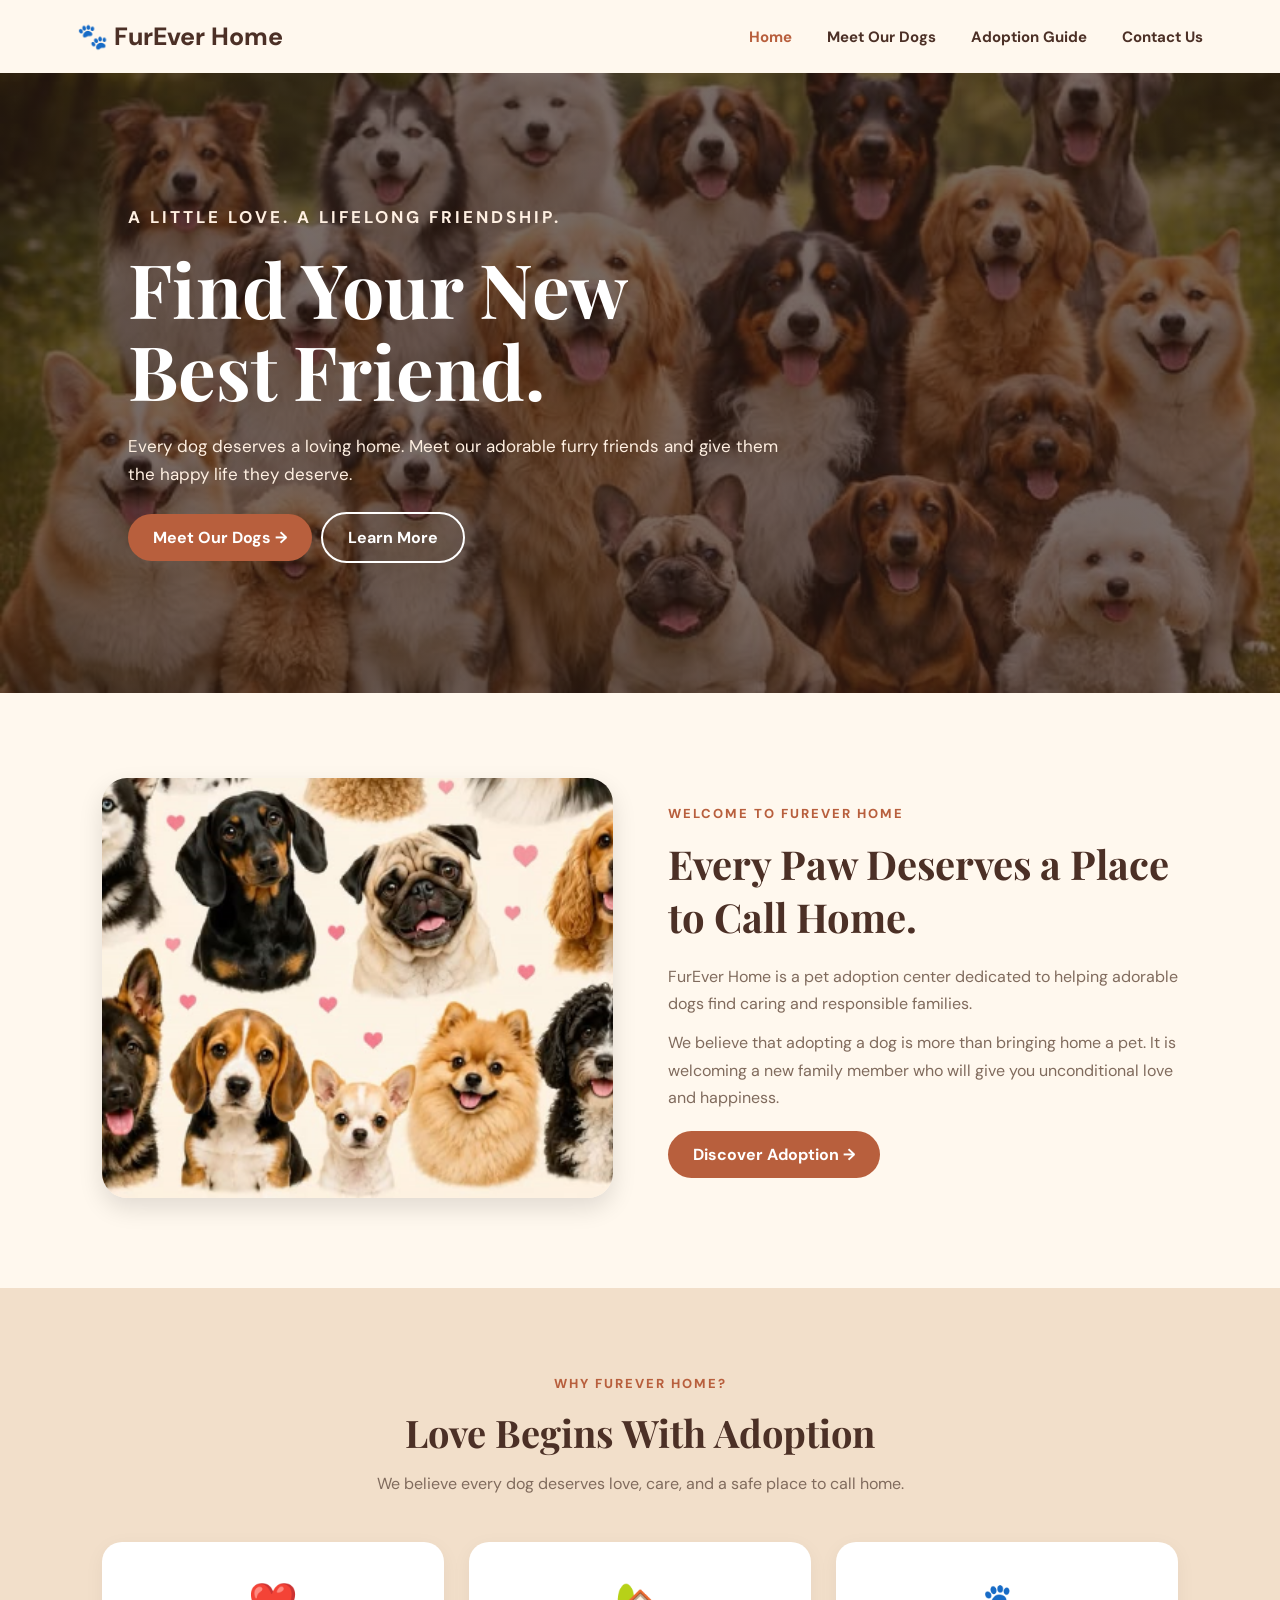
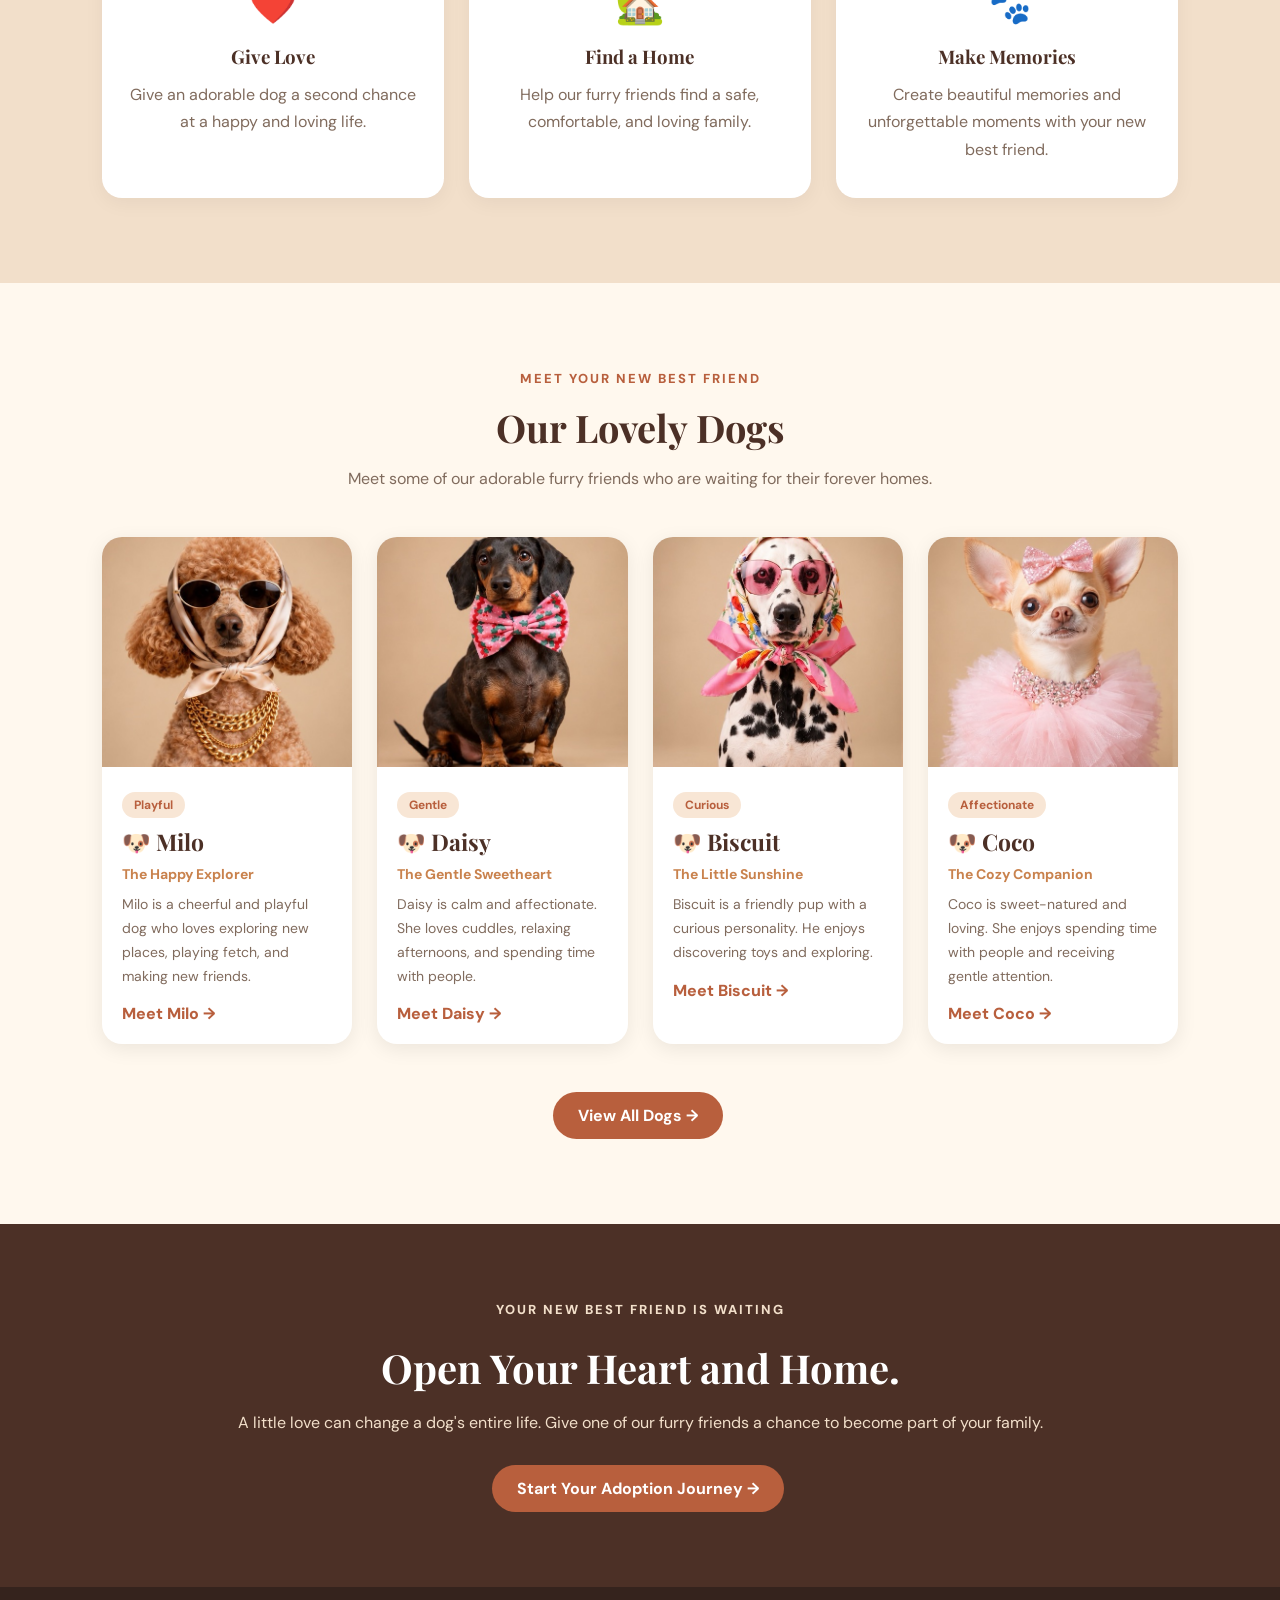
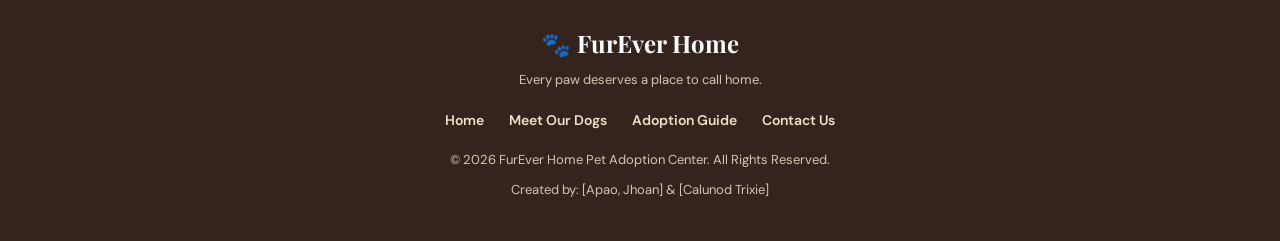
<file: index.html>
<!DOCTYPE html>
<html lang="en">

<head>
    <meta charset="UTF-8">
    <meta name="viewport" content="width=device-width, initial-scale=1.0">

    <title>FurEver Home | Pet Adoption Center</title>

    <link rel="stylesheet" href="style.css">
</head>

<body>

    <!-- ==============================
         NAVIGATION BAR
    =============================== -->
    <header>
        <nav class="navbar">

            <!-- WEBSITE LOGO -->
            <a href="index.html" class="logo">
                🐾 FurEver Home
            </a>

            <!-- MOBILE MENU BUTTON -->
            <button class="menu-toggle" onclick="toggleMenu()">
                ☰
            </button>

            <!-- NAVIGATION LINKS -->
            <ul class="nav-links" id="navLinks">

                <li>
                    <a href="index.html" class="active">
                        Home
                    </a>
                </li>

                <li>
                    <a href="dogs.html">
                        Meet Our Dogs
                    </a>
                </li>

                <li>
                    <a href="adoption.html">
                        Adoption Guide
                    </a>
                </li>

                <li>
                    <a href="adoption.html#contact">
                        Contact Us
                    </a>
                </li>

            </ul>

        </nav>
    </header>


    <!-- ==============================
         HERO / HOME SECTION
    =============================== -->
    <section class="hero">

        <div class="hero-content">

            <p class="hero-small">
                A LITTLE LOVE. A LIFELONG FRIENDSHIP.
            </p>

            <h1>
                Find Your New<br>
                Best Friend.
            </h1>

            <p>
                Every dog deserves a loving home.
                Meet our adorable furry friends and
                give them the happy life they deserve.
            </p>

            <div class="hero-buttons">

                <a href="dogs.html" class="btn">
                    Meet Our Dogs →
                </a>

                <a href="adoption.html" class="btn btn-outline">
                    Learn More
                </a>

            </div>

        </div>

    </section>


    <!-- ==============================
         ABOUT US SECTION
    =============================== -->
    <section class="about section">

        <!-- ABOUT IMAGE -->
        <div class="about-image">

            <img src="16.png" alt="A lovable dog">

        </div>

        <!-- ABOUT CONTENT -->
        <div class="about-text">

            <p class="subtitle">
                WELCOME TO FUREVER HOME
            </p>

            <h2>
                Every Paw Deserves a Place to Call Home.
            </h2>

            <p>
                FurEver Home is a pet adoption center dedicated
                to helping adorable dogs find caring and
                responsible families.
            </p>

            <p>
                We believe that adopting a dog is more than
                bringing home a pet. It is welcoming a new
                family member who will give you unconditional
                love and happiness.
            </p>

            <a href="adoption.html" class="btn">
                Discover Adoption →
            </a>

        </div>

    </section>


    <!-- ==============================
         WHY CHOOSE US SECTION
    =============================== -->
    <section class="why-us section">

        <div class="section-title">

            <p class="subtitle">
                WHY FUREVER HOME?
            </p>

            <h2>
                Love Begins With Adoption
            </h2>

            <p>
                We believe every dog deserves love,
                care, and a safe place to call home.
            </p>

        </div>


        <div class="features">

            <!-- FEATURE 1 -->
            <div class="feature-card">

                <span>❤️</span>

                <h3>
                    Give Love
                </h3>

                <p>
                    Give an adorable dog a second chance
                    at a happy and loving life.
                </p>

            </div>


            <!-- FEATURE 2 -->
            <div class="feature-card">

                <span>🏡</span>

                <h3>
                    Find a Home
                </h3>

                <p>
                    Help our furry friends find a safe,
                    comfortable, and loving family.
                </p>

            </div>


            <!-- FEATURE 3 -->
            <div class="feature-card">

                <span>🐾</span>

                <h3>
                    Make Memories
                </h3>

                <p>
                    Create beautiful memories and
                    unforgettable moments with your
                    new best friend.
                </p>

            </div>

        </div>

    </section>


    <!-- ==============================
         FEATURED DOGS SECTION
    =============================== -->
    <section class="featured section">

        <div class="section-title">

            <p class="subtitle">
                MEET YOUR NEW BEST FRIEND
            </p>

            <h2>
                Our Lovely Dogs
            </h2>

            <p>
                Meet some of our adorable furry friends
                who are waiting for their forever homes.
            </p>

        </div>


        <div class="dog-grid">

            <!-- DOG 1: MILO -->
            <div class="dog-card">

                <img src="1.jpg" alt="Milo the dog">

                <div class="dog-info">

                    <span class="tag">Playful</span>

                    <h3>
                        🐶 Milo
                    </h3>

                    <h4>
                        The Happy Explorer
                    </h4>

                    <p>
                        Milo is a cheerful and playful dog
                        who loves exploring new places,
                        playing fetch, and making new friends.
                    </p>

                    <a href="dogs.html">
                        Meet Milo →
                    </a>

                </div>

            </div>


            <!-- DOG 2: DAISY -->
            <div class="dog-card">

                <img src="2.jpg" alt="Daisy the dog">

                <div class="dog-info">

                    <span class="tag">Gentle</span>

                    <h3>
                        🐶 Daisy
                    </h3>

                    <h4>
                        The Gentle Sweetheart
                    </h4>

                    <p>
                        Daisy is calm and affectionate.
                        She loves cuddles, relaxing afternoons,
                        and spending time with people.
                    </p>

                    <a href="dogs.html">
                        Meet Daisy →
                    </a>

                </div>

            </div>


            <!-- DOG 3: BISCUIT -->
            <div class="dog-card">

                <img src="3.jpg" alt="Biscuit the dog">

                <div class="dog-info">

                    <span class="tag">Curious</span>

                    <h3>
                        🐶 Biscuit
                    </h3>

                    <h4>
                        The Little Sunshine
                    </h4>

                    <p>
                        Biscuit is a friendly pup with
                        a curious personality. He enjoys
                        discovering toys and exploring.
                    </p>

                    <a href="dogs.html">
                        Meet Biscuit →
                    </a>

                </div>

            </div>


            <!-- DOG 4: COCO -->
            <div class="dog-card">

                <img src="4.jpg" alt="Coco the dog">

                <div class="dog-info">

                    <span class="tag">Affectionate</span>

                    <h3>
                        🐶 Coco
                    </h3>

                    <h4>
                        The Cozy Companion
                    </h4>

                    <p>
                        Coco is sweet-natured and loving.
                        She enjoys spending time with people
                        and receiving gentle attention.
                    </p>

                    <a href="dogs.html">
                        Meet Coco →
                    </a>

                </div>

            </div>

        </div>


        <!-- VIEW ALL DOGS BUTTON -->
        <div class="center">

            <a href="dogs.html" class="btn">
                View All Dogs →
            </a>

        </div>

    </section>


    <!-- ==============================
         ADOPTION CALL TO ACTION
    =============================== -->
    <section class="adopt-banner">

        <div class="adopt-content">

            <p class="subtitle">
                YOUR NEW BEST FRIEND IS WAITING
            </p>

            <h2>
                Open Your Heart and Home.
            </h2>

            <p>
                A little love can change a dog's entire life.
                Give one of our furry friends a chance to
                become part of your family.
            </p>

            <a href="adoption.html" class="btn">
                Start Your Adoption Journey →
            </a>

        </div>

    </section>


    <!-- ==============================
         FOOTER SECTION
    =============================== -->
    <footer>

        <h2>
            🐾 FurEver Home
        </h2>

        <p>
            Every paw deserves a place to call home.
        </p>

        <!-- FOOTER NAVIGATION -->
        <div class="footer-links">

            <a href="index.html">
                Home
            </a>

            <a href="dogs.html">
                Meet Our Dogs
            </a>

            <a href="adoption.html">
                Adoption Guide
            </a>

            <a href="adoption.html#contact">
                Contact Us
            </a>

        </div>

        <p>
            © 2026 FurEver Home Pet Adoption Center.
            All Rights Reserved.
        </p>

        <p>
            Created by: [Apao, Jhoan] & [Calunod Trixie]
        </p>

    </footer>


    <!-- JAVASCRIPT -->
    <script src="script.js"></script>

</body>
</html>
</file>
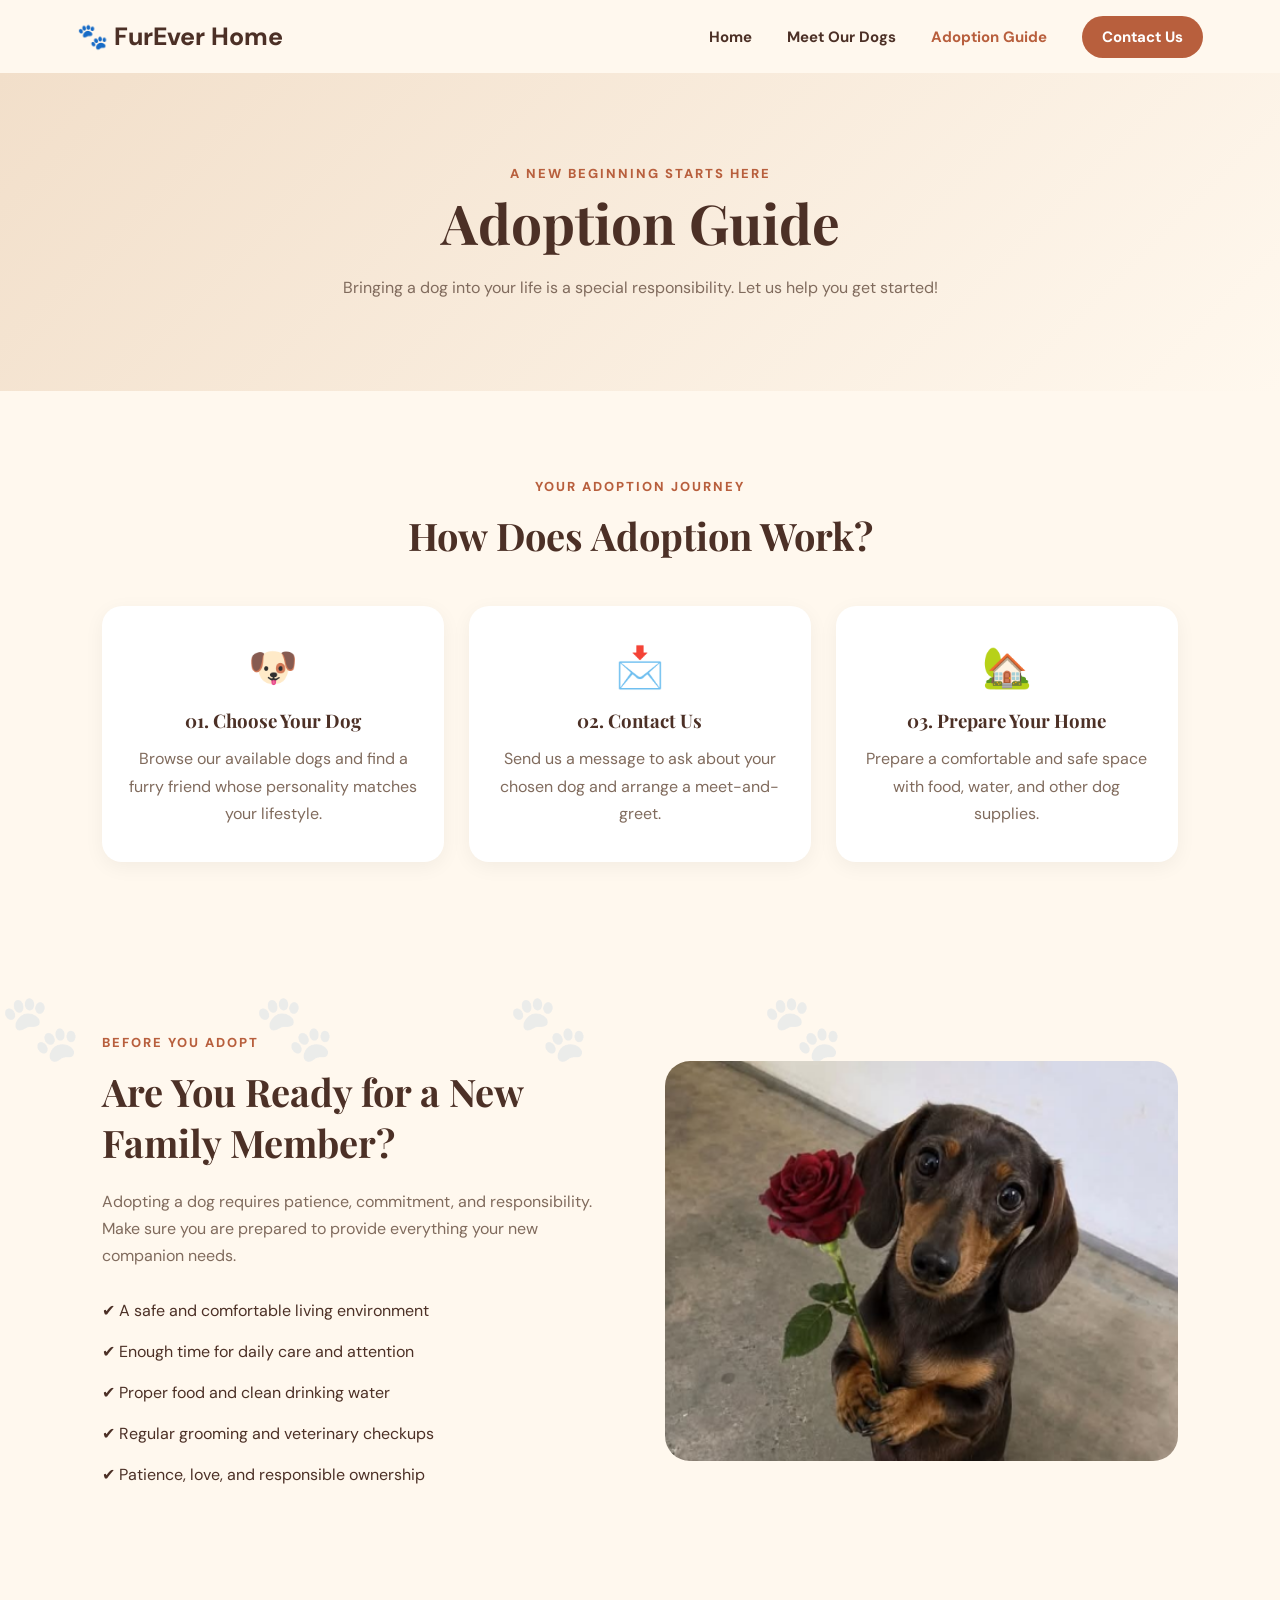
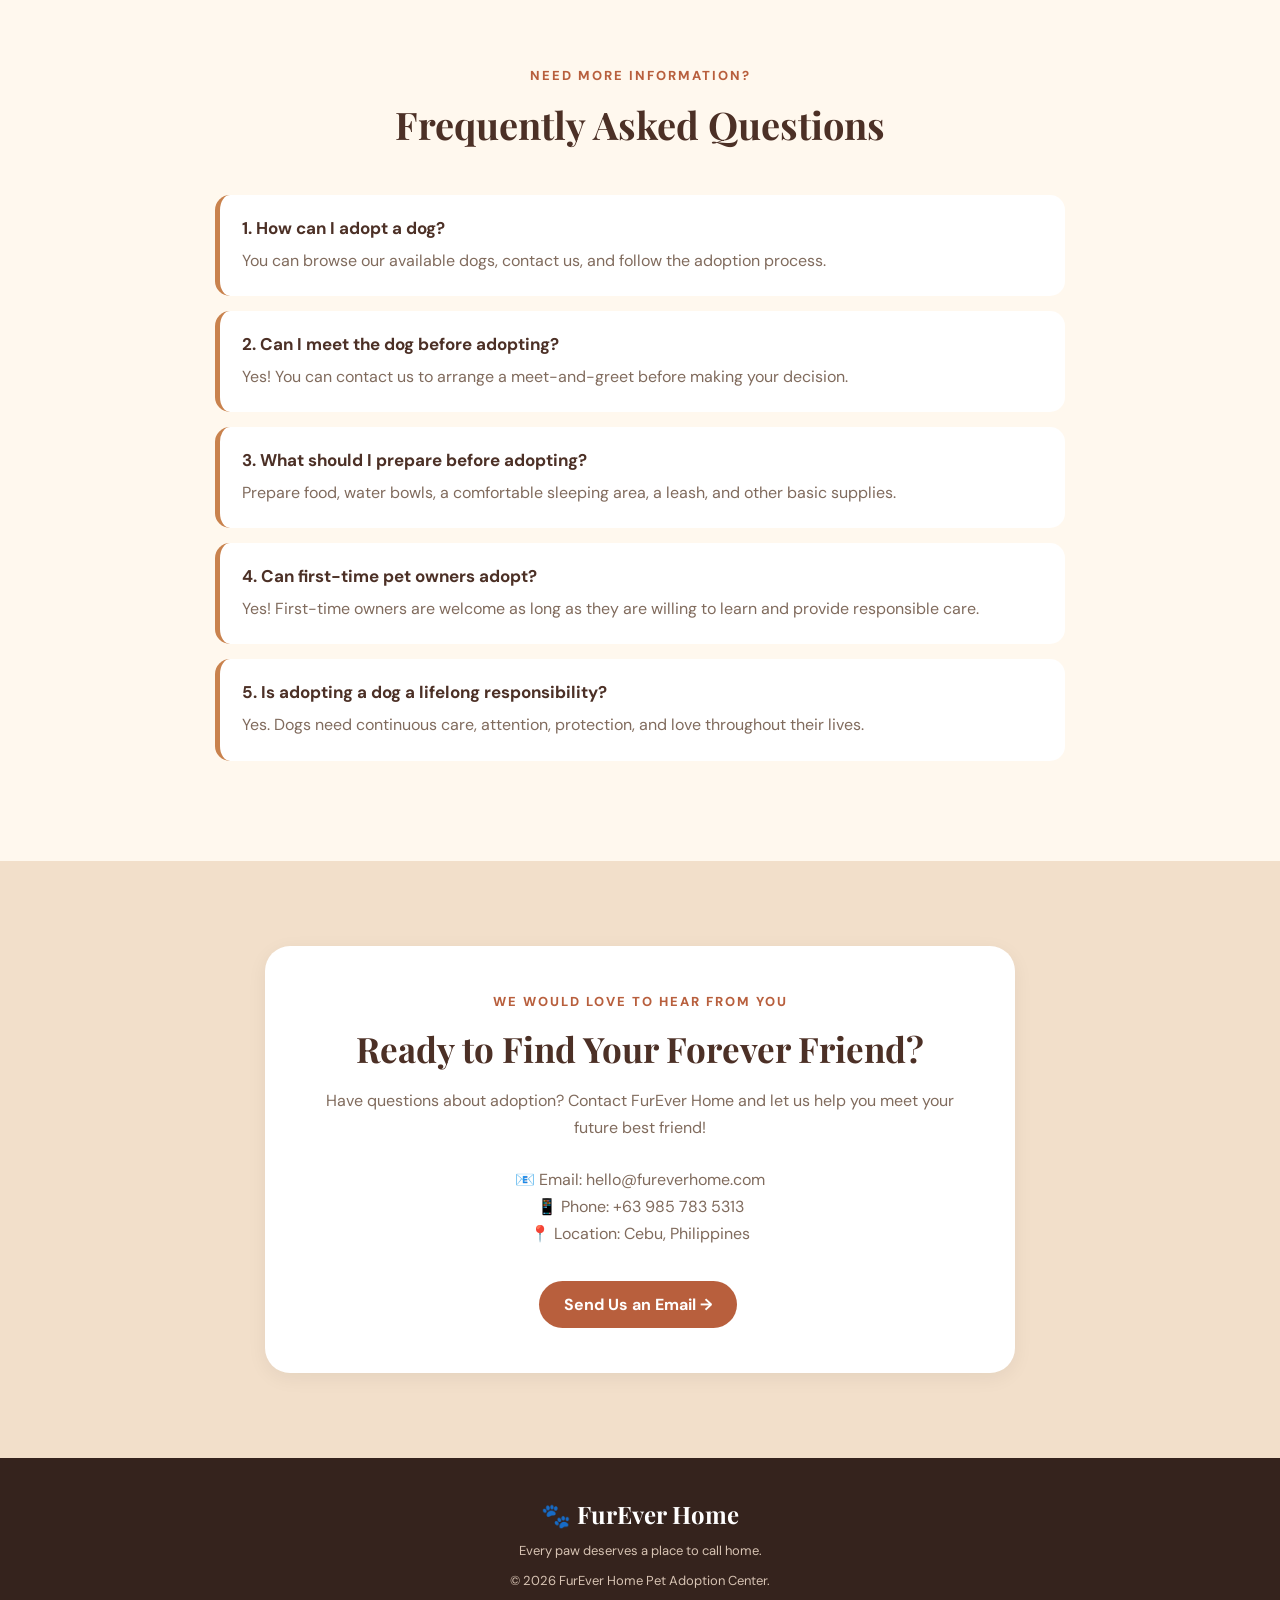
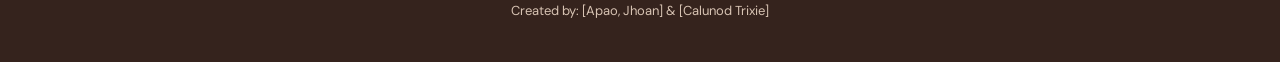
<file: adoption.html>
<!DOCTYPE html>
<html lang="en">
<head>
    <meta charset="UTF-8">
    <meta name="viewport" content="width=device-width, initial-scale=1.0">
    <title>Adoption Guide | FurEver Home</title>
    <link rel="stylesheet" href="style.css">
</head>
<body>

    <header>
        <nav class="navbar">
            <a href="index.html" class="logo">🐾 FurEver Home</a>

            <button class="menu-toggle" onclick="toggleMenu()">☰</button>

            <ul class="nav-links" id="navLinks">
                <li><a href="index.html">Home</a></li>
                <li><a href="dogs.html">Meet Our Dogs</a></li>
                <li><a href="adoption.html" class="active">Adoption Guide</a></li>
                <li><a href="#contact" class="nav-button">Contact Us</a></li>
            </ul>
        </nav>
    </header>

    <!-- PAGE INTRODUCTION -->
    <section class="page-banner">
        <p class="subtitle">A NEW BEGINNING STARTS HERE</p>
        <h1>Adoption Guide</h1>
        <p>
            Bringing a dog into your life is a special
            responsibility. Let us help you get started!
        </p>
    </section>

    <!-- ADOPTION PROCESS -->
    <section class="section">
        <div class="section-title">
            <p class="subtitle">YOUR ADOPTION JOURNEY</p>
            <h2>How Does Adoption Work?</h2>
        </div>

        <div class="features">

            <div class="feature-card">
                <span>🐶</span>
                <h3>01. Choose Your Dog</h3>
                <p>
                    Browse our available dogs and find a
                    furry friend whose personality matches
                    your lifestyle.
                </p>
            </div>

            <div class="feature-card">
                <span>📩</span>
                <h3>02. Contact Us</h3>
                <p>
                    Send us a message to ask about your
                    chosen dog and arrange a meet-and-greet.
                </p>
            </div>

            <div class="feature-card">
                <span>🏡</span>
                <h3>03. Prepare Your Home</h3>
                <p>
                    Prepare a comfortable and safe space
                    with food, water, and other dog supplies.
                </p>
            </div>
        </div>
    </section>

    <!-- REQUIREMENTS -->
   <section class="requirements section paw-background">
        <div class="requirements-content">
            <p class="subtitle">BEFORE YOU ADOPT</p>
            <h2>Are You Ready for a New Family Member?</h2>

            <p>
                Adopting a dog requires patience, commitment,
                and responsibility. Make sure you are prepared
                to provide everything your new companion needs.
            </p>

            <ul>
                <li>✔ A safe and comfortable living environment</li>
                <li>✔ Enough time for daily care and attention</li>
                <li>✔ Proper food and clean drinking water</li>
                <li>✔ Regular grooming and veterinary checkups</li>
                <li>✔ Patience, love, and responsible ownership</li>
            </ul>
        </div>

        <div class="requirements-image">
            <img src="13.png" alt="A dog ready for a loving home">
        </div>
    </section>

    <!-- FAQ -->
    <section class="faq section">
        <div class="section-title">
            <p class="subtitle">NEED MORE INFORMATION?</p>
            <h2>Frequently Asked Questions</h2>
        </div>

        <div class="faq-container">

            <div class="faq-item">
                <h3>1. How can I adopt a dog?</h3>
                <p>
                    You can browse our available dogs, contact
                    us, and follow the adoption process.
                </p>
            </div>

            <div class="faq-item">
                <h3>2. Can I meet the dog before adopting?</h3>
                <p>
                    Yes! You can contact us to arrange a
                    meet-and-greet before making your decision.
                </p>
            </div>

            <div class="faq-item">
                <h3>3. What should I prepare before adopting?</h3>
                <p>
                    Prepare food, water bowls, a comfortable
                    sleeping area, a leash, and other basic supplies.
                </p>
            </div>

            <div class="faq-item">
                <h3>4. Can first-time pet owners adopt?</h3>
                <p>
                    Yes! First-time owners are welcome as long
                    as they are willing to learn and provide
                    responsible care.
                </p>
            </div>

            <div class="faq-item">
                <h3>5. Is adopting a dog a lifelong responsibility?</h3>
                <p>
                    Yes. Dogs need continuous care, attention,
                    protection, and love throughout their lives.
                </p>
            </div>

        </div>
    </section>

    <!-- CONTACT -->
    <section class="contact section" id="contact">
        <div class="contact-box">
            <p class="subtitle">WE WOULD LOVE TO HEAR FROM YOU</p>

            <h2>Ready to Find Your Forever Friend?</h2>

            <p>
                Have questions about adoption?
                Contact FurEver Home and let us help
                you meet your future best friend!
            </p>

            <div class="contact-details">
                <p>📧 Email: hello@fureverhome.com</p>
                <p>📱 Phone: +63 985 783 5313</p>
                <p>📍 Location: Cebu, Philippines</p>
            </div>

            <a href="mailto:hello@fureverhome.com" class="btn">
                Send Us an Email →
            </a>
        </div>
    </section>

    <footer>
        <h2>🐾 FurEver Home</h2>
        <p>Every paw deserves a place to call home.</p>
        <p>© 2026 FurEver Home Pet Adoption Center.</p>
        <p>Created by: [Apao, Jhoan] & [Calunod Trixie]</p>
    </footer>

    <script src="script.js"></script>
</body>
</html>
</file>
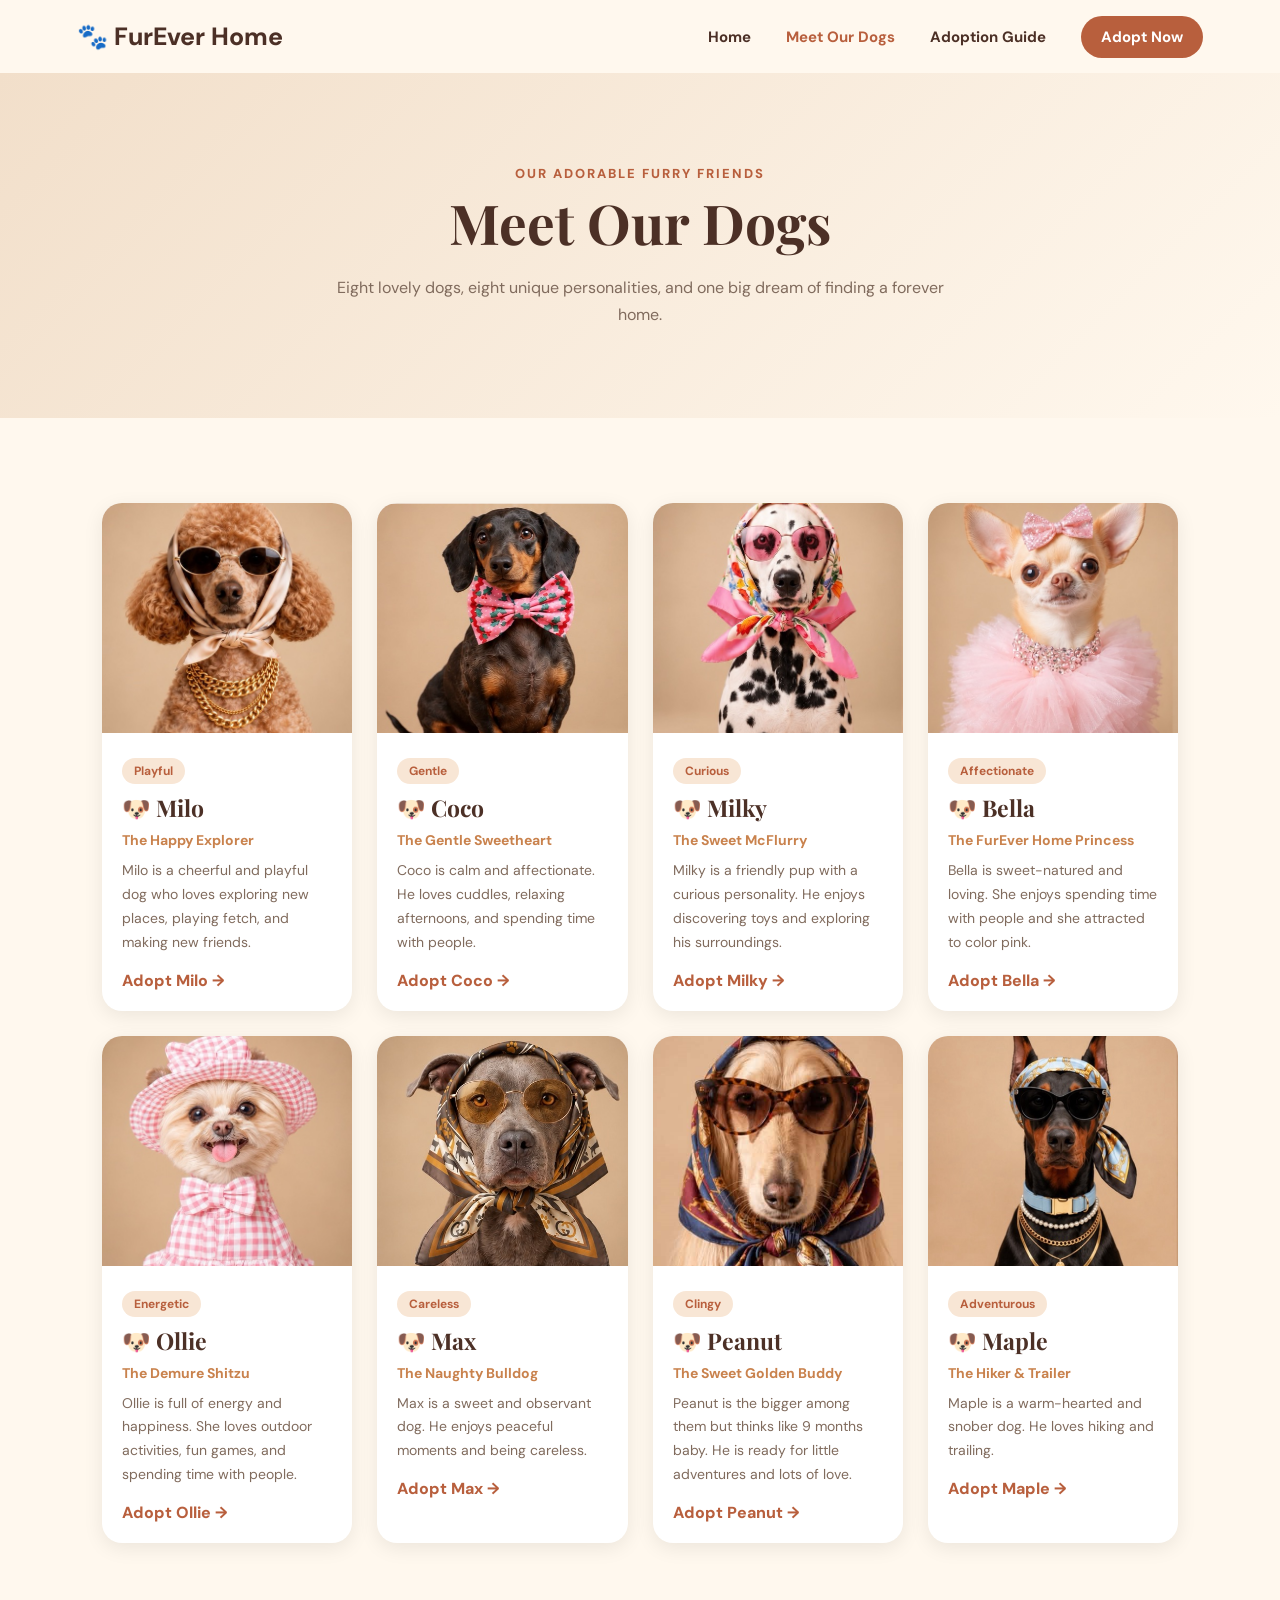
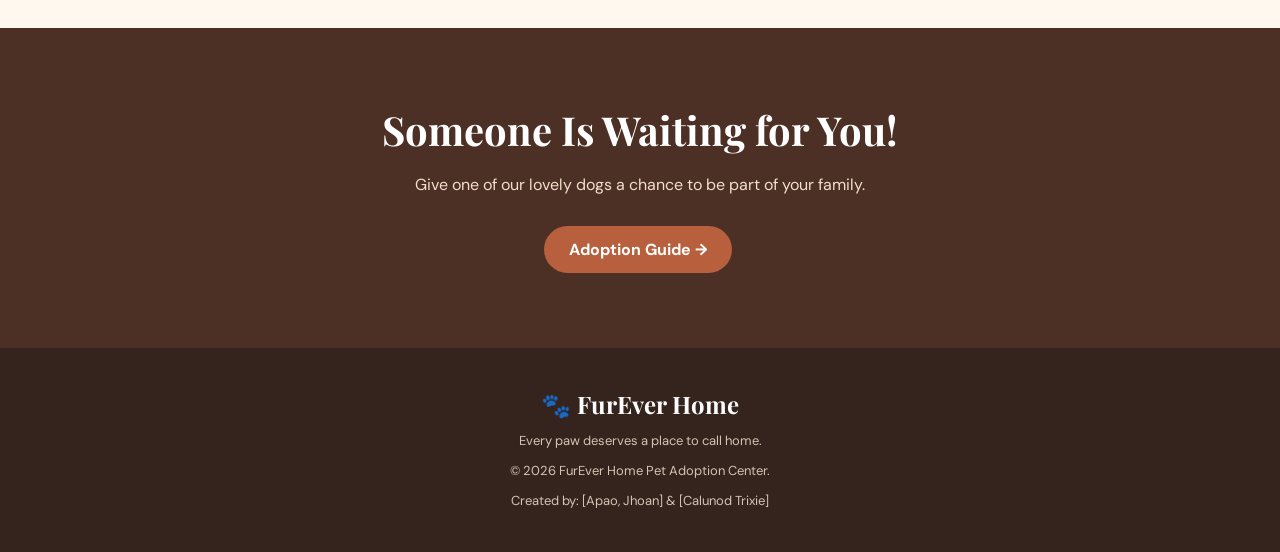
<file: dogs.html>
<!DOCTYPE html>
<html lang="en">
<head>
    <meta charset="UTF-8">
    <meta name="viewport" content="width=device-width, initial-scale=1.0">
    <title>Meet Our Dogs | FurEver Home</title>
    <link rel="stylesheet" href="style.css">
</head>
<body>

    <header>
        <nav class="navbar">
            <a href="index.html" class="logo">🐾 FurEver Home</a>

            <button class="menu-toggle" onclick="toggleMenu()">☰</button>

            <ul class="nav-links" id="navLinks">
                <li><a href="index.html">Home</a></li>
                <li><a href="dogs.html" class="active">Meet Our Dogs</a></li>
                <li><a href="adoption.html">Adoption Guide</a></li>
                <li><a href="adoption.html#contact" class="nav-button">Adopt Now</a></li>
            </ul>
        </nav>
    </header>

    <!-- PAGE INTRODUCTION -->
    <section class="page-banner">
        <p class="subtitle">OUR ADORABLE FURRY FRIENDS</p>
        <h1>Meet Our Dogs</h1>
        <p>
            Eight lovely dogs, eight unique personalities,
            and one big dream of finding a forever home.
        </p>
    </section>

    <!-- DOG PROFILES -->
    <section class="section dogs-section">

        <div class="dog-grid">

            <!-- DOG 1 -->
            <div class="dog-card">
                <img src="1.jpg" alt="Milo the dog">
                <div class="dog-info">
                    <span class="tag">Playful</span>
                    <h3>🐶 Milo</h3>
                    <h4>The Happy Explorer</h4>
                    <p>
                        Milo is a cheerful and playful dog who
                        loves exploring new places, playing fetch,
                        and making new friends.
                    </p>
                    <a href="adoption.html#contact" class="text-link">
                        Adopt Milo →
                    </a>
                </div>
            </div>

            <!-- DOG 2 -->
            <div class="dog-card">
                <img src="14.png" alt="Coco the dog">
                <div class="dog-info">
                    <span class="tag">Gentle</span>
                    <h3>🐶 Coco</h3>
                    <h4>The Gentle Sweetheart</h4>
                    <p>
                        Coco is calm and affectionate. He loves
                        cuddles, relaxing afternoons, and spending
                        time with people.
                    </p>
                    <a href="adoption.html#contact" class="text-link">
                        Adopt Coco →
                    </a>
                </div>
            </div>

            <!-- DOG 3 -->
            <div class="dog-card">
                <img src="3.jpg" alt="Milky the dog">
                <div class="dog-info">
                    <span class="tag">Curious</span>
                    <h3>🐶 Milky</h3>
                    <h4>The Sweet McFlurry </h4>
                    <p>
                        Milky is a friendly pup with a curious
                        personality. He enjoys discovering toys
                        and exploring his surroundings.
                    </p>
                    <a href="adoption.html#contact" class="text-link">
                        Adopt Milky →
                    </a>
                </div>
            </div>

            <!-- DOG 4 -->
            <div class="dog-card">
                <img src="4.jpg" alt="Coco the dog">
                <div class="dog-info">
                    <span class="tag">Affectionate</span>
                    <h3>🐶 Bella</h3>
                    <h4>The FurEver Home Princess</h4>
                    <p>
                       Bella is sweet-natured and loving.
                        She enjoys spending time with people
                        and she attracted to color pink.
                    </p>
                    <a href="adoption.html#contact" class="text-link">
                        Adopt Bella →
                    </a>
                </div>
            </div>

            <!-- DOG 5 -->
            <div class="dog-card">
                <img src="5.jpg" alt="Ollie the dog">
                <div class="dog-info">
                    <span class="tag">Energetic</span>
                    <h3>🐶 Ollie</h3>
                    <h4>The Demure Shitzu</h4>
                    <p>
                        Ollie is full of energy and happiness.
                        She loves outdoor activities, fun games,
                        and spending time with people.
                    </p>
                    <a href="adoption.html#contact" class="text-link">
                        Adopt Ollie →
                    </a>
                </div>
            </div>

            <!-- DOG 6 -->
            <div class="dog-card">
                <img src="6.jpg" alt="Luna the dog">
                <div class="dog-info">
                    <span class="tag">Careless</span>
                    <h3>🐶 Max</h3>
                    <h4>The Naughty Bulldog</h4>
                    
                    <p>
                        Max is a sweet and observant dog.
                        He enjoys peaceful moments and being
                         careless.
                    </p>
                    <a href="adoption.html#contact" class="text-link">
                        Adopt Max →
                    </a>
                </div>
            </div>

            <!-- DOG 7 -->
            <div class="dog-card">
                <img src="7.png" alt="Peanut the dog">
                <div class="dog-info">
                    <span class="tag">Clingy</span>
                    <h3>🐶 Peanut</h3>
                    <h4>The Sweet Golden Buddy</h4>
                    <p>
                        Peanut is the bigger among them but thinks like 9 months baby.
                        He is ready for little
                        adventures and lots of love.
                    </p>
                    <a href="adoption.html#contact" class="text-link">
                        Adopt Peanut →
                    </a>
                </div>
            </div>

            <!-- DOG 8 -->
            <div class="dog-card">
                <img src="8.png" alt="Maple the dog">
                <div class="dog-info">
                    <span class="tag">Adventurous</span>
                    <h3>🐶 Maple</h3>
                    <h4>The Hiker & Trailer</h4>
                    <p>
                        Maple is a warm-hearted and snober dog.
                        He loves hiking and trailing.
                    </p>
                    <a href="adoption.html#contact" class="text-link">
                        Adopt Maple →
                    </a>
                </div>
            </div>

        </div>

    </section>

    <!-- BOTTOM BANNER -->
    <section class="adopt-banner">
        <h2>Someone Is Waiting for You!</h2>
        <p>Give one of our lovely dogs a chance to be part of your family.</p>
        <a href="adoption.html" class="btn">Adoption Guide →</a>
    </section>

    <footer>
        <h2>🐾 FurEver Home</h2>
        <p>Every paw deserves a place to call home.</p>
        <p>© 2026 FurEver Home Pet Adoption Center.</p>
        <p>Created by: [Apao, Jhoan] & [Calunod Trixie]</p>
    </footer>

    <script src="script.js"></script>
</body>
</html>
</file>
<file: style.css>
/* ========================================
   GOOGLE FONTS
======================================== */
@import url('https://fonts.googleapis.com/css2?family=DM+Sans:wght@400;500;600;700;800&family=Playfair+Display:wght@600;700;800&display=swap');


/* ========================================
   COLOR PALETTE
======================================== */
:root {
    --cream: #FFF8EE;
    --white: #FFFFFF;
    --brown: #4C3026;
    --caramel: #C9824D;
    --orange: #B85F3D;
    --light-brown: #F2DFCA;
    --gray: #806B5D;
}


/* ========================================
   GENERAL SETTINGS
======================================== */
* {
    margin: 0;
    padding: 0;
    box-sizing: border-box;
    scroll-behavior: smooth;
}

body {
    font-family: 'DM Sans', sans-serif;
    background: var(--cream);
    color: var(--brown);
}

h1, h2, h3 {
    font-family: 'Playfair Display', serif;
}

p {
    line-height: 1.7;
    color: var(--gray);
}

a {
    text-decoration: none;
}



/* NAVIGATION BAR */
.navbar {
    display: flex;
    align-items: center;
    justify-content: space-between;
    width: 100%;
    padding: 20px 6%;
    background-color: #FFF8EE;
}

.logo {
    font-size: 25px;
    font-weight: bold;
    color: #4C3026;
    text-decoration: none;
    white-space: nowrap;
}

.nav-links {
    display: flex;
    align-items: center;
    justify-content: flex-end;
    gap: 35px;
    list-style: none;
    margin-left: auto;
    padding: 0;
}

.nav-links a {
    text-decoration: none;
    color: #4C3026;
    font-weight: 600;
    transition: color 0.3s ease;
}

.nav-links a:hover,
.nav-links a.active {
    color: #C9824D;
}

.menu-toggle {
    display: none;
}


/* WEBSITE LOGO */
.logo {
    font-size: 25px;
    font-weight: 800;
    color: var(--brown);
    white-space: nowrap;
    margin-right: 0;
}

/* NAVIGATION LINKS */
.nav-links {
    display: flex;
    align-items: center;
    justify-content: flex-start;
    gap: 35px;
    list-style: none;
    margin: 0;
    padding: 0;
}

.nav-links a {
    color: var(--brown);
    font-weight: 700;
    font-size: 15px;
    transition: 0.3s;
}

.nav-links a:hover,
.nav-links a.active {
    color: var(--orange);
}

.nav-links .nav-button {
    background: var(--orange);
    color: white;
    padding: 11px 20px;
    border-radius: 30px;
}

.nav-button:hover {
    background: var(--brown);
}

.menu-toggle {
    display: none;
    font-size: 25px;
    border: none;
    background: transparent;
    cursor: pointer;
    color: var(--brown);
}


/* ========================================
   BUTTONS
======================================== */
.btn {
    display: inline-block;
    background: var(--orange);
    color: white;
    padding: 13px 25px;
    border-radius: 30px;
    font-weight: 700;
    margin: 8px 5px 0 0;
    transition: 0.3s;
}

.btn:hover {
    background: var(--brown);
    transform: translateY(-3px);
}

.btn-outline {
    background: transparent;
    border: 2px solid white;
    color: white;
}

.btn-outline:hover {
    background: white;
    color: var(--brown);
}


/* ========================================
   HOME HERO SECTION
======================================== */
.hero {
    min-height: 620px;
    display: flex;
    align-items: center;
    padding: 80px 10%;
    color: white;

    background:
        linear-gradient(
            rgba(45, 27, 20, 0.65),
            rgba(45, 27, 20, 0.65)
        ),
        url("00.jpg") center/cover no-repeat;

    animation: fadeIn 1.2s ease;
}

.hero-content {
    max-width: 650px;
}

.hero-small {
    color: #F5C99F;
    letter-spacing: 3px;
    font-size: 13px;
    font-weight: bold;
    margin-bottom: 20px;
}

.hero h1 {
    font-size: clamp(45px, 7vw, 75px);
    line-height: 1.1;
    margin-bottom: 20px;
    color: white;
}

.hero p {
    color: #FFF0E2;
    font-size: 17px;
    margin-bottom: 15px;
}


/* ========================================
   GENERAL SECTIONS
======================================== */
.section {
    padding: 85px 8%;
}

.subtitle {
    color: var(--orange);
    font-size: 13px;
    font-weight: 800;
    letter-spacing: 2px;
    margin-bottom: 12px;
}

.section-title {
    text-align: center;
    margin-bottom: 45px;
}

.section-title h2 {
    font-size: 38px;
    margin-bottom: 12px;
}


/* ========================================
   ABOUT SECTION
======================================== */
.about {
    display: grid;
    grid-template-columns: 1fr 1fr;
    gap: 55px;
    align-items: center;
}

.about-image img {
    width: 100%;
    height: 420px;
    object-fit: cover;
    border-radius: 25px;
    box-shadow: 0 10px 25px rgba(0,0,0,0.12);
    transition: 0.4s;
}

.about-image img:hover {
    transform: scale(1.02);
}

.about-text h2 {
    font-size: 40px;
    margin-bottom: 20px;
}

.about-text p {
    margin-bottom: 12px;
}


/* ========================================
   WHY CHOOSE US
======================================== */
.why-us {
    background: var(--light-brown);
}

.features {
    display: grid;
    grid-template-columns: repeat(3, 1fr);
    gap: 25px;
    max-width: 1200px;
    margin: auto;
}

.feature-card {
    background: white;
    padding: 35px 25px;
    border-radius: 20px;
    text-align: center;
    box-shadow: 0 5px 20px rgba(0,0,0,0.05);
    transition: 0.3s;
}

.feature-card:hover {
    transform: translateY(-8px);
    box-shadow: 0 12px 25px rgba(76,48,38,0.12);
}

.feature-card span {
    font-size: 40px;
    display: block;
    margin-bottom: 15px;
}

.feature-card h3 {
    margin-bottom: 12px;
}


/* ========================================
   FEATURED DOG CARDS
======================================== */
.featured {
    background: var(--cream);
}

.dog-grid {
    display: grid;
    grid-template-columns: repeat(4, 1fr);
    gap: 25px;
    max-width: 1250px;
    margin: auto;
}

.dog-card {
    background: white;
    border-radius: 20px;
    overflow: hidden;
    box-shadow: 0 5px 20px rgba(0,0,0,0.08);
    transition: 0.3s;
}

.dog-card:hover {
    transform: translateY(-10px);
    box-shadow: 0 12px 30px rgba(76,48,38,0.15);
}

.dog-card img {
    width: 100%;
    height: 230px;
    object-fit: cover;
}

.dog-info {
    padding: 20px;
}

.dog-info h3 {
    font-size: 23px;
    margin: 8px 0;
}

.dog-info h4 {
    color: var(--caramel);
    font-size: 14px;
    margin-bottom: 10px;
}

.dog-info p {
    font-size: 14px;
    margin-bottom: 15px;
}

.dog-info a {
    color: var(--orange);
    font-weight: 800;
}

.dog-info a:hover {
    color: var(--brown);
}

.tag {
    display: inline-block;
    padding: 5px 12px;
    border-radius: 20px;
    background: #F8E6D5;
    color: var(--orange);
    font-size: 12px;
    font-weight: bold;
}

.center {
    text-align: center;
    margin-top: 40px;
}


/* ========================================
   PAGE BANNER
======================================== */
.page-banner {
    text-align: center;
    padding: 90px 10%;
    background: linear-gradient(135deg, #F2DFCA, #FFF8EE);
}

.page-banner h1 {
    font-size: 55px;
    margin-bottom: 15px;
}

.page-banner p {
    max-width: 650px;
    margin: auto;
}


/* ========================================
   MEET OUR DOGS PAGE
======================================== */
.dogs-section {
    background: var(--cream);
}


/* ========================================
   ADOPTION BANNER
======================================== */
.adopt-banner {
    background: var(--brown);
    color: white;
    text-align: center;
    padding: 75px 10%;
}

.adopt-banner h2 {
    color: white;
    font-size: 40px;
    margin-bottom: 15px;
}

.adopt-banner p {
    color: #F2DFCA;
    margin-bottom: 20px;
}


/* ========================================
   ADOPTION REQUIREMENTS
======================================== */
.requirements {
    display: grid;
    grid-template-columns: 1fr 1fr;
    gap: 50px;
    align-items: center;
    background: var(--light-brown);
}

.requirements-content h2 {
    font-size: 38px;
    margin-bottom: 20px;
}

.requirements-content ul {
    list-style: none;
    margin-top: 20px;
}

.requirements-content li {
    padding: 10px 0;
    color: var(--brown);
}

.requirements-image img {
    width: 100%;
    height: 400px;
    object-fit: cover;
    border-radius: 25px;
}


/* ========================================
   FAQ SECTION
======================================== */
.faq {
    background: var(--cream);
}

.faq-container {
    max-width: 850px;
    margin: auto;
}

.faq-item {
    background: white;
    padding: 22px;
    margin-bottom: 15px;
    border-radius: 15px;
    border-left: 5px solid var(--caramel);
}

.faq-item h3 {
    font-family: 'DM Sans', sans-serif;
    font-size: 17px;
    margin-bottom: 8px;
}


/* ========================================
   ANIMATED PAW BACKGROUND
   Add class="paw-background" to the
   Adoption Guide page main section.
======================================== */
.paw-background {
    position: relative;
    overflow: hidden;
    isolation: isolate;
    background-color: var(--cream);
}

.paw-background::before {
    content: "🐾     🐾       🐾       🐾";
    position: absolute;
    inset: 0;
    z-index: -1;
    font-size: 65px;
    line-height: 2.5;
    letter-spacing: 65px;
    word-spacing: 30px;
    color: rgba(185, 95, 61, 0.08);
    pointer-events: none;
    animation: pawMove 18s linear infinite;
}

@keyframes pawMove {
    from {
        transform: translateY(0);
    }

    to {
        transform: translateY(-250px);
    }
}


/* ========================================
   CONTACT SECTION
======================================== */
.contact {
    background: var(--light-brown);
}

.contact-box {
    background: white;
    padding: 45px;
    max-width: 750px;
    margin: auto;
    border-radius: 25px;
    text-align: center;
    box-shadow: 0 5px 20px rgba(0,0,0,0.06);
}

.contact-box h2 {
    font-size: 35px;
    margin-bottom: 15px;
}

.contact-details {
    margin: 25px 0;
}


/* ========================================
   FOOTER
======================================== */
footer {
    background: #35231D;
    color: white;
    text-align: center;
    padding: 40px 15px;
}

footer h2 {
    margin-bottom: 10px;
}

footer p {
    color: #D7C3B3;
    font-size: 13px;
    margin-top: 8px;
}

.footer-links {
    display: flex;
    justify-content: center;
    flex-wrap: wrap;
    gap: 25px;
    margin: 20px 0;
}

.footer-links a {
    color: #F2DFCA;
    font-size: 14px;
    font-weight: 600;
}

.footer-links a:hover {
    color: white;
}


/* ========================================
   ANIMATIONS
======================================== */
@keyframes fadeIn {
    from {
        opacity: 0;
        transform: translateY(20px);
    }

    to {
        opacity: 1;
        transform: translateY(0);
    }
}


/* ========================================
   TABLET RESPONSIVENESS
======================================== */
@media (max-width: 900px) {

    .dog-grid {
        grid-template-columns: repeat(2, 1fr);
    }

    .about,
    .requirements {
        grid-template-columns: 1fr;
    }

    .navbar {
        gap: 35px;
    }

    .nav-links {
        gap: 20px;
    }
}


/* ========================================
   MOBILE RESPONSIVENESS
======================================== */
@media (max-width: 650px) {

    .navbar {
        padding: 18px 6%;
        justify-content: space-between;
        gap: 10px;
    }

    .logo {
        font-size: 21px;
    }

    .menu-toggle {
        display: block;
    }

    .nav-links {
        display: none;
        position: absolute;
        top: 100%;
        left: 0;
        width: 100%;
        background: var(--cream);
        padding: 25px 6%;
        flex-direction: column;
        align-items: flex-start;
        gap: 22px;
        box-shadow: 0 8px 15px rgba(0,0,0,0.08);
    }

    .nav-links.show {
        display: flex;
    }

    .hero {
        min-height: 550px;
        padding: 60px 7%;
    }

    .features {
        grid-template-columns: 1fr;
    }

    .dog-grid {
        grid-template-columns: repeat(2, 1fr);
        gap: 12px;
    }

    .dog-card img {
        height: 160px;
    }

    .dog-info {
        padding: 12px;
    }

    .page-banner h1 {
        font-size: 40px;
    }

    .section {
        padding: 60px 6%;
    }

    .contact-box {
        padding: 25px;
    }

    .about-text h2 {
        font-size: 32px;
    }

    .adopt-banner h2 {
        font-size: 32px;
    }
}


/* ========================================
   SMALL MOBILE SCREENS
======================================== */
@media (max-width: 380px) {

    .dog-grid {
        grid-template-columns: 1fr;
    }

}


/* REDUCED MOTION ACCESSIBILITY */
@media (prefers-reduced-motion: reduce) {
    *,
    *::before,
    *::after {
        animation-duration: 0.01ms !important;
        animation-iteration-count: 1 !important;
        scroll-behavior: auto !important;
    }
}
</file>
